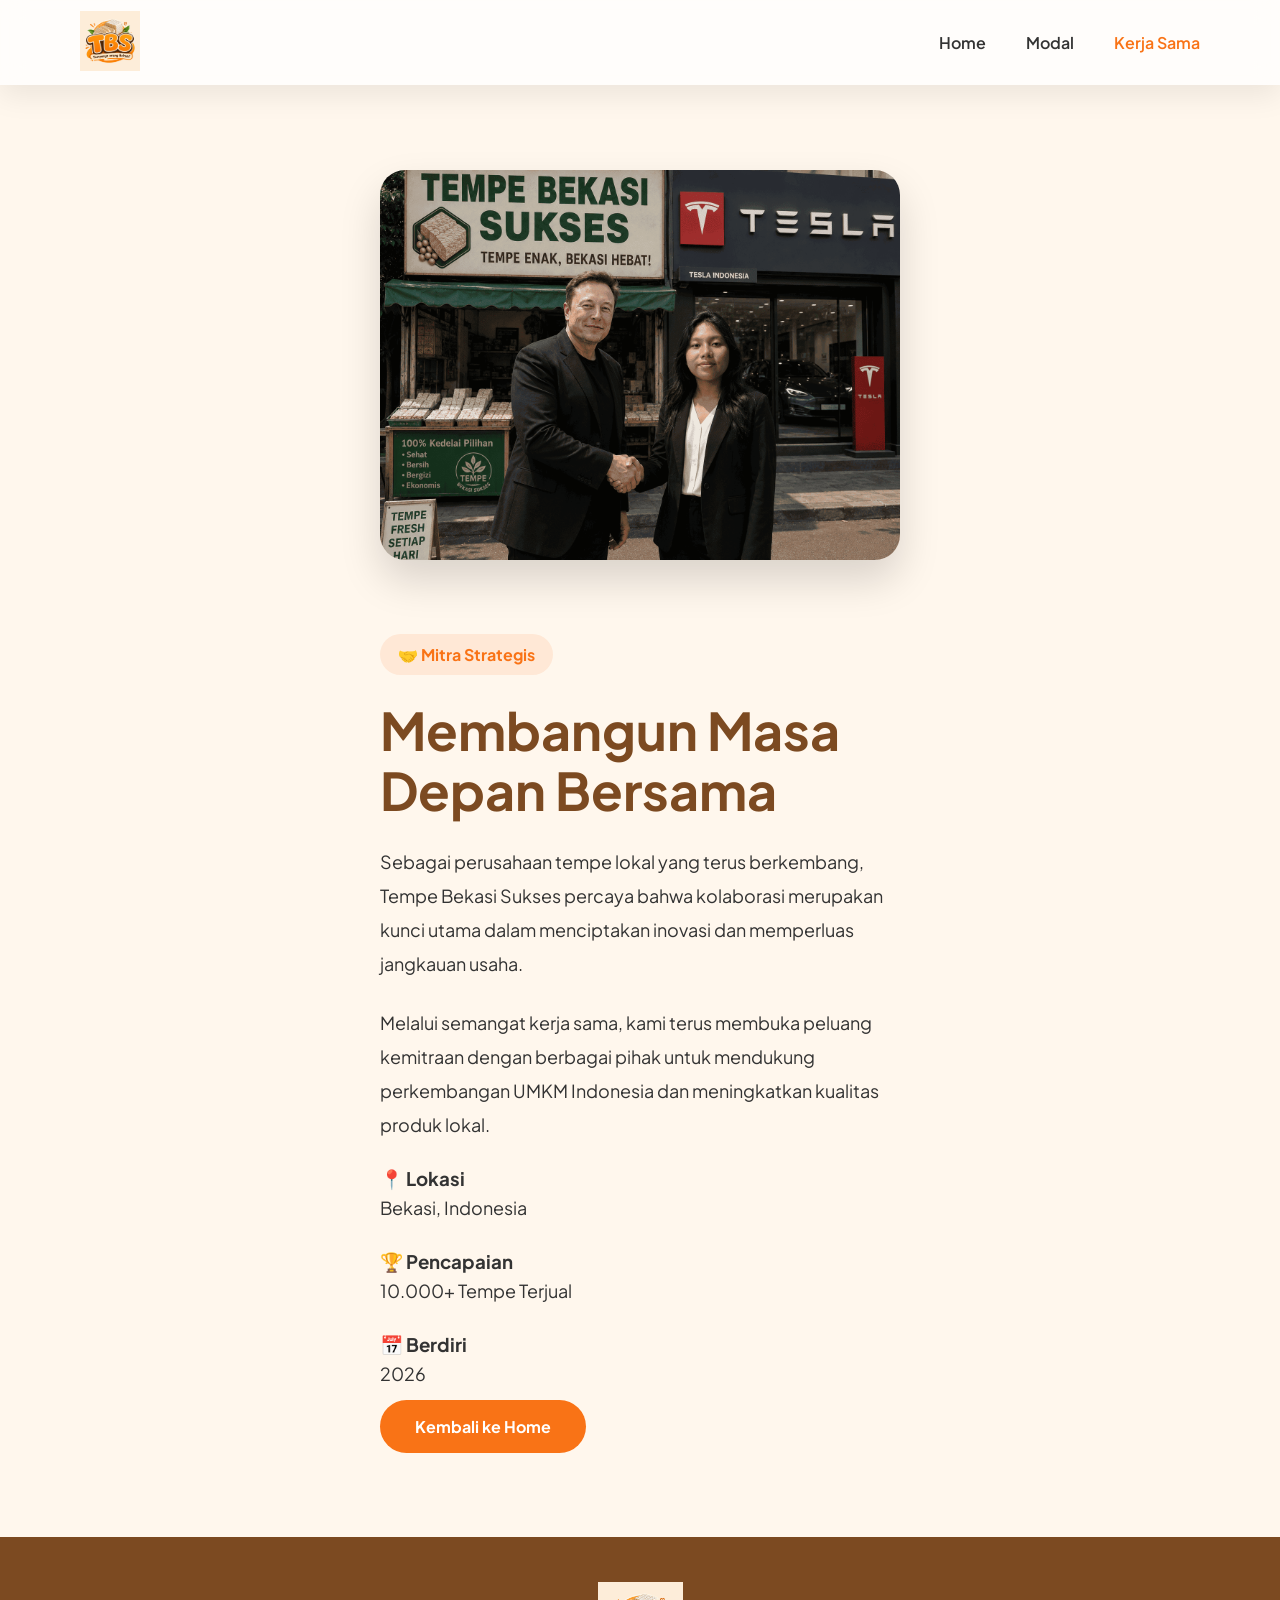
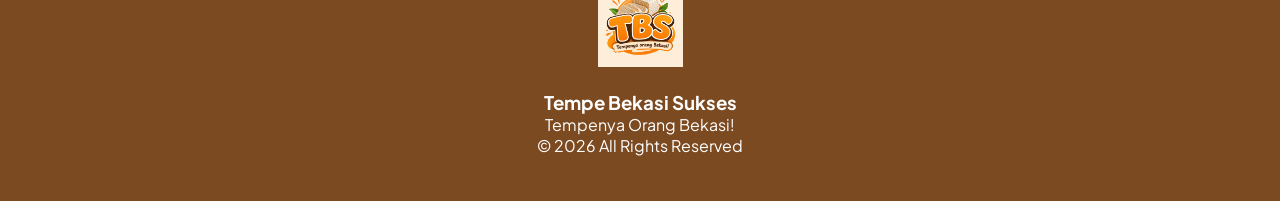
<file: kerjasama.html>
<!DOCTYPE html>
<html lang="id">

<head>

<meta charset="UTF-8">
<meta name="viewport" content="width=device-width, initial-scale=1.0">

<title>TBS | Kerja Sama</title>

<link rel="stylesheet" href="css/style.css">

<link rel="preconnect" href="https://fonts.googleapis.com">
<link rel="preconnect" href="https://fonts.gstatic.com" crossorigin>

<link href="https://fonts.googleapis.com/css2?family=Plus+Jakarta+Sans:wght@200;300;400;500;600;700;800&display=swap" rel="stylesheet">

</head>

<body>

<header>

<div class="logo-area">

<a href="index.html">

<img src="images/logo.png" class="logo">

</a>

</div>

<nav>

<a href="index.html">Home</a>

<a href="modal.html">Modal</a>

<a href="kerjasama.html" class="active">Kerja Sama</a>

</nav>

</header>
<section class="partner">

  <div class="partner-image">
  
  <img src="images/kerjasama.png">
  
  </div>
  
  <div class="partner-text">
  
  <span class="badge">
  🤝 Mitra Strategis
  </span>
  
  <h1>
  
  Membangun Masa Depan Bersama
  
  </h1>
  
  <p>
  
  Sebagai perusahaan tempe lokal yang terus berkembang,
  Tempe Bekasi Sukses percaya bahwa kolaborasi merupakan
  kunci utama dalam menciptakan inovasi dan memperluas
  jangkauan usaha.
  
  </p>
  
  <p>

    Melalui semangat kerja sama, kami terus membuka peluang
    kemitraan dengan berbagai pihak untuk mendukung perkembangan
    UMKM Indonesia dan meningkatkan kualitas produk lokal.
    
    </p>
    
    <!-- TARUH DI SINI -->
    
    <div class="partner-info">
    
    <div>
    <h3>📍 Lokasi</h3>
    <p>Bekasi, Indonesia</p>
    </div>
    
    <div>
    <h3>🏆 Pencapaian</h3>
    <p>10.000+ Tempe Terjual</p>
    </div>
    
    <div>
    <h3>📅 Berdiri</h3>
    <p>2026</p>
    </div>
    
    </div>
    
    <!-- BARU TOMBOL -->
    
    <a href="index.html" class="btn-orange">
    
    Kembali ke Home
    
    </a>
  
  </div>
  
  </section>
  <footer>

    <img src="images/logo.png" class="footer-logo">
    
    <h3>Tempe Bekasi Sukses</h3>
    
    <p>Tempenya Orang Bekasi!</p>
    
    <p>© 2026 All Rights Reserved</p>
    
    </footer>
    
    </body>
    
    </html>
</file>
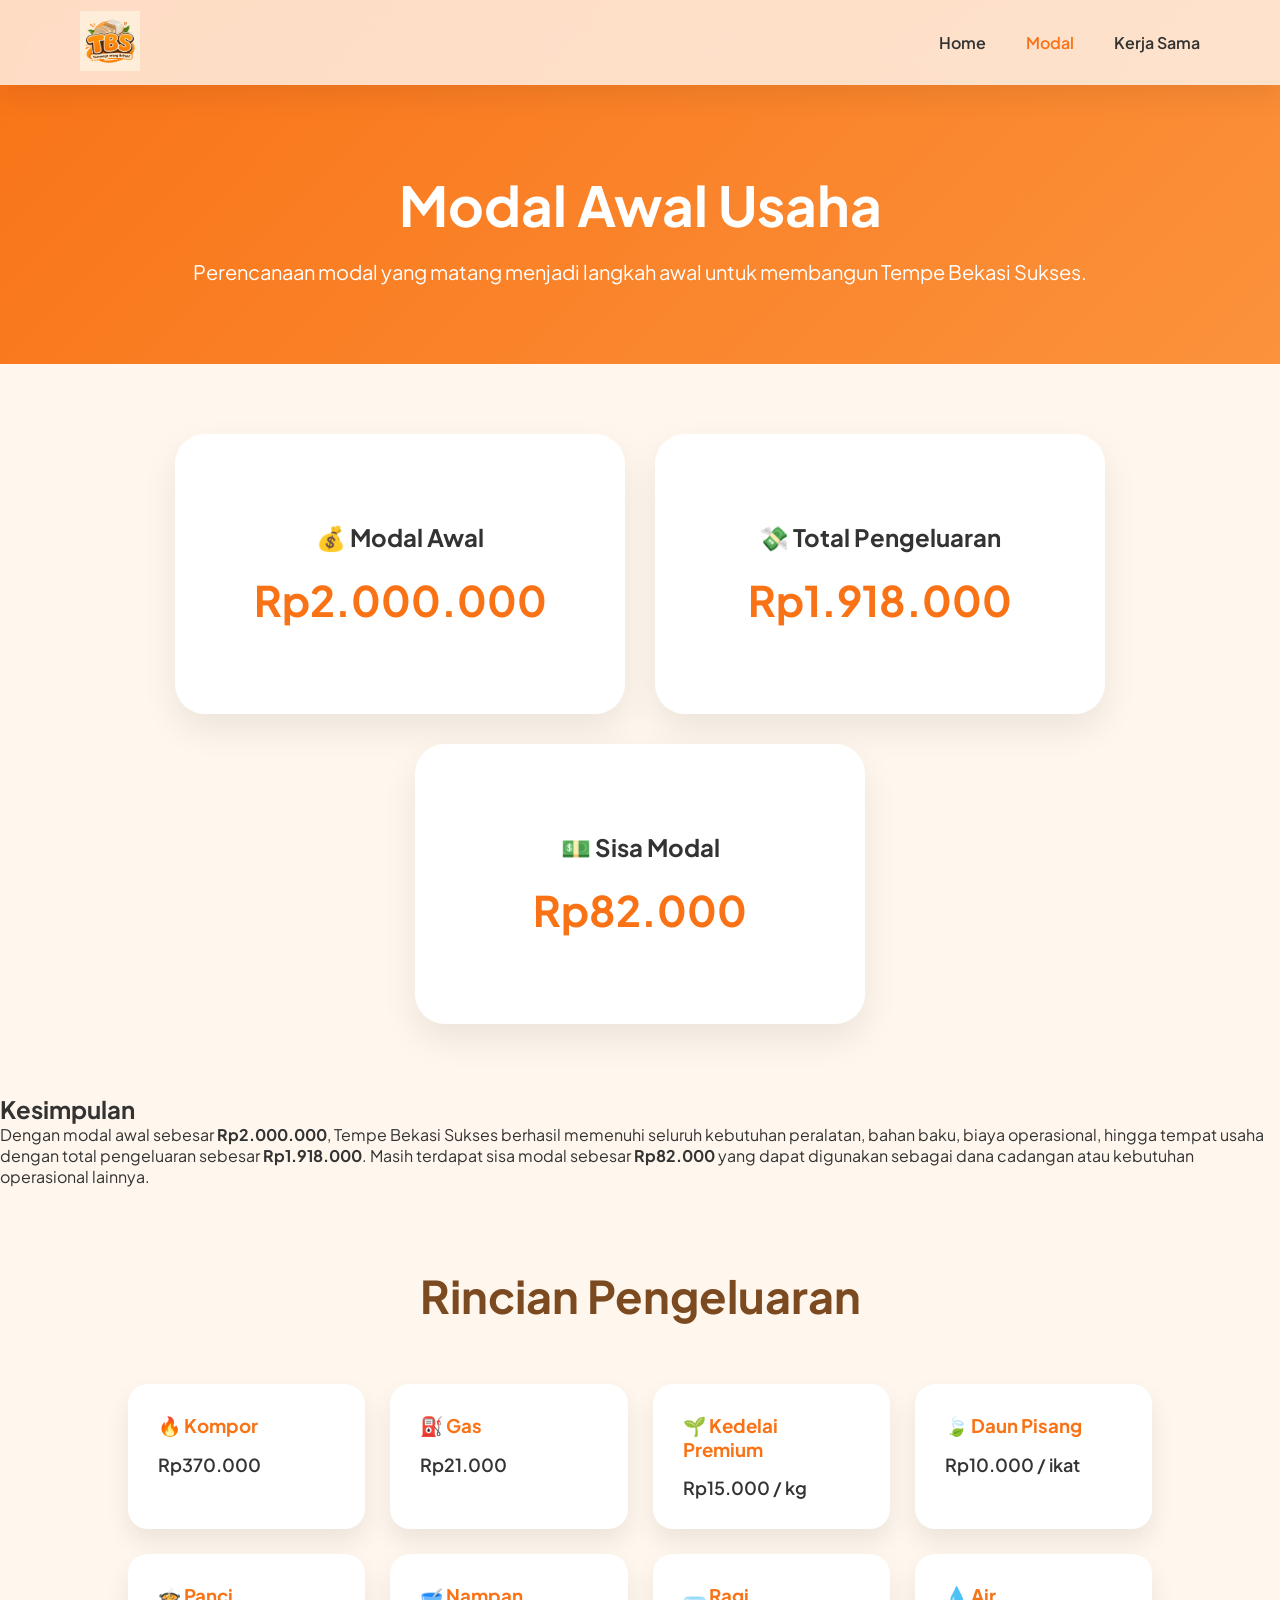
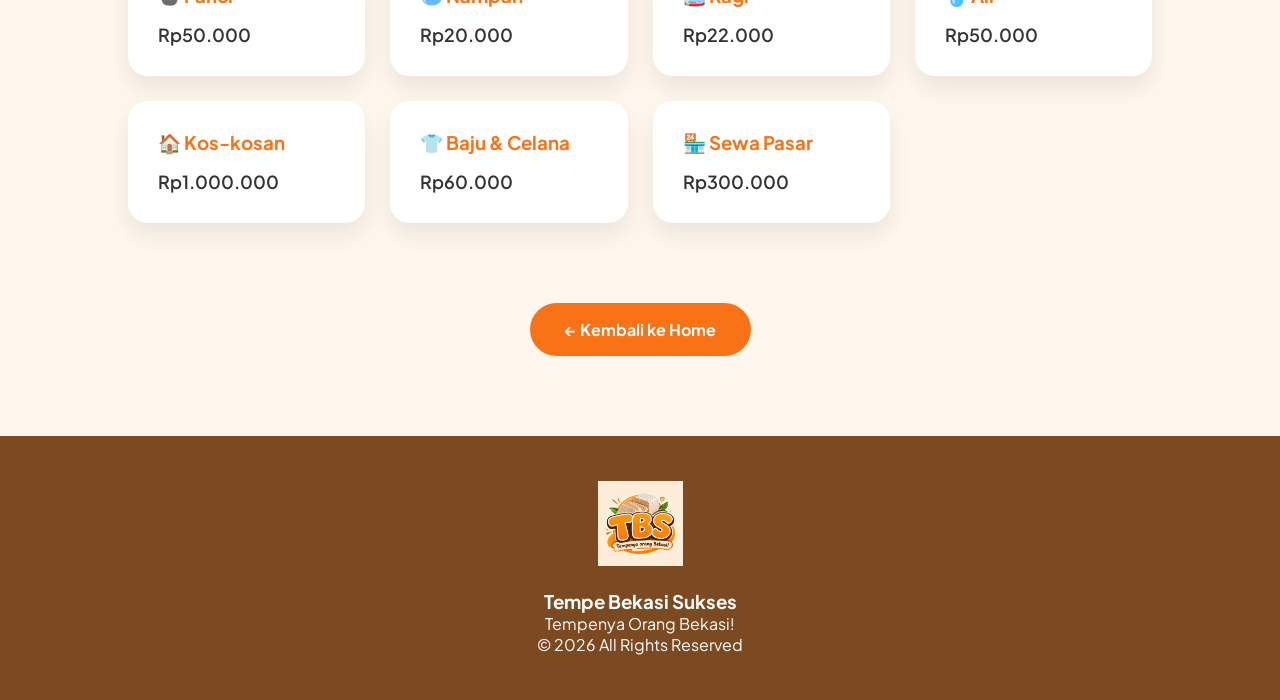
<file: modal.html>
<!DOCTYPE html>
<html lang="id">

<head>

<meta charset="UTF-8">
<meta name="viewport" content="width=device-width, initial-scale=1.0">

<title>TBS | Modal</title>

<link rel="stylesheet" href="css/style.css">

<link rel="preconnect" href="https://fonts.googleapis.com">
<link rel="preconnect" href="https://fonts.gstatic.com" crossorigin>

<link href="https://fonts.googleapis.com/css2?family=Plus+Jakarta+Sans:wght@200;300;400;500;600;700;800&display=swap" rel="stylesheet">

</head>

<body>

<header>

  <div class="logo-area">

    <a href="index.html">
    
    <img src="images/logo.png" class="logo">
    
    </a>
    
    </div>

<nav>

<a href="index.html">Home</a>

<a href="modal.html" class="active">Modal</a>

<a href="kerjasama.html">Kerja Sama</a>

</nav>

</header>

<section class="modal-hero">

<h1>Modal Awal Usaha</h1>

<p>

Perencanaan modal yang matang menjadi langkah awal
untuk membangun Tempe Bekasi Sukses.

</p>

</section>
<section class="uang">

  <div class="uang-card">
  
  <h2>💰 Modal Awal</h2>
  
  <h1>Rp2.000.000</h1>
  
  </div>
  
  <div class="uang-card">

    <h2>💸 Total Pengeluaran</h2>
    
    <h1>Rp1.918.000</h1>
    
    </div>
    
    <div class="uang-card">
    
    <h2>💵 Sisa Modal</h2>
    
    <h1>Rp82.000</h1>
    
    </div>
  
  </section>
<div class="kesimpulan">

    <h2>Kesimpulan</h2>
    
    <p>
    
    Dengan modal awal sebesar <strong>Rp2.000.000</strong>,
    Tempe Bekasi Sukses berhasil memenuhi seluruh kebutuhan
    peralatan, bahan baku, biaya operasional, hingga tempat usaha
    dengan total pengeluaran sebesar
    <strong>Rp1.918.000</strong>.
    
    Masih terdapat sisa modal sebesar
    <strong>Rp82.000</strong>
    yang dapat digunakan sebagai dana cadangan atau kebutuhan operasional lainnya.
    
    </p>
    
    </div>
  <section class="rincian">

    <h2>Rincian Pengeluaran</h2>
    
    <div class="grid">
      <div class="item">
        <h3>🔥 Kompor</h3>
        <p>Rp370.000</p>
        </div>
        
        <div class="item">
        <h3>⛽ Gas</h3>
        <p>Rp21.000</p>
        </div>
        
        <div class="item">
        <h3>🌱 Kedelai Premium</h3>
        <p>Rp15.000 / kg</p>
        </div>
        
        <div class="item">
        <h3>🍃 Daun Pisang</h3>
        <p>Rp10.000 / ikat</p>
        </div>
        
        <div class="item">
        <h3>🍲 Panci</h3>
        <p>Rp50.000</p>
        </div>
        
        <div class="item">
        <h3>🥣 Nampan</h3>
        <p>Rp20.000</p>
        </div>
        
        <div class="item">
        <h3>🧫 Ragi</h3>
        <p>Rp22.000</p>
        </div>
        
        <div class="item">
        <h3>💧 Air</h3>
        <p>Rp50.000</p>
        </div>
        
        <div class="item">
        <h3>🏠 Kos-kosan</h3>
        <p>Rp1.000.000</p>
        </div>
        
        <div class="item">
        <h3>👕 Baju & Celana</h3>
        <p>Rp60.000</p>
        </div>
        
        <div class="item">
        <h3>🏪 Sewa Pasar</h3>
        <p>Rp300.000</p>
        </div>
        
        </div>
        
        </section>
        <section class="back-home">

          <a href="index.html" class="btn-orange">
          
          ← Kembali ke Home
          
          </a>
          
          </section>
          <footer>

            <img src="images/logo.png" class="footer-logo">
            
            <h3>Tempe Bekasi Sukses</h3>
            
            <p>Tempenya Orang Bekasi!</p>
            
            <p>© 2026 All Rights Reserved</p>
            
            </footer>
          
          </body>
          
          </html>
</file>
<file: css/style.css>
/* ===========================
   RESET
=========================== */

*{
  margin:0;
  padding:0;
  box-sizing:border-box;
}

html{
  scroll-behavior:smooth;
}

body{

  font-family:'Plus Jakarta Sans',sans-serif;
  background:#FFF7ED;
  color:#333;
  overflow-x:hidden;

}

/* ===========================
 NAVBAR
=========================== */

header{

  width:100%;
  height:85px;

  display:flex;
  justify-content:space-between;
  align-items:center;

  padding:0 80px;

  position:fixed;

  top:0;

  left:0;

  z-index:999;

  background:rgba(255,255,255,.75);

  backdrop-filter:blur(12px);

  box-shadow:0 10px 30px rgba(0,0,0,.08);

}

.logo{

  width:60px;
  
  transition:.3s;
  
  }
  
  .logo:hover{
  
  transform:rotate(-8deg) scale(1.08);
  
  }

nav{

  display:flex;
  gap:40px;

}

nav a{

  text-decoration:none;

  color:#333;

  font-weight:600;

  transition:.3s;

}

nav a{

  text-decoration:none;
  
  color:#333;
  
  font-weight:600;
  
  transition:.3s;
  
  position:relative;
  
  }
  
  nav a::after{
  
  content:"";
  
  position:absolute;
  
  left:0;
  
  bottom:-8px;
  
  width:0;
  
  height:3px;
  
  background:#F97316;
  
  transition:.3s;
  
  }
  
  nav a:hover::after{
  
  width:100%;
  
  }

.active{

  color:#F97316;

}
/* ===========================
 HERO
=========================== */

.hero{

  width:100%;
  height:100vh;

  background-image:

  linear-gradient(

  rgba(249,115,22,.55),

  rgba(124,74,33,.55)

  ),

  url("../images/hero.jpg");

  background-size:cover;

  background-position:center;

  display:flex;

  align-items:center;

}

.overlay{

  width:100%;

  padding-left:120px;

  padding-top:70px;

}

.hero-text{

  width:650px;

  color:white;

  animation:fadeUp 1.2s ease;

}

.hero-text span{

  color:#FFD166;
  
}

.hero-text h3{

  font-size:22px;

  letter-spacing:4px;

  margin-bottom:20px;

}

.hero-text h1{

  font-size:72px;

  line-height:80px;

  margin-bottom:30px;

}

.hero-text p{

  font-size:19px;

  line-height:34px;

  margin-bottom:40px;

}
.quote{

  margin-top:-10px;

  margin-bottom:35px;

  font-size:24px;

  font-style:italic;

  color:#FFD166;

  font-weight:700;

}
.button-group{

  display:flex;

  gap:20px;

  animation:fadeUp 1.6s ease;

}

.btn-orange{

  background:#F97316;

  color:white;

  text-decoration:none;

  padding:16px 35px;

  border-radius:50px;

  font-weight:700;

  transition:.35s;

}

.btn-orange:hover{

  transform:translateY(-5px);
  
  background:#EA580C;
  
  box-shadow:0 12px 30px rgba(249,115,22,.45);
  
  }

.btn-white{

  background:white;

  color:#F97316;

  text-decoration:none;

  padding:16px 35px;

  border-radius:50px;

  font-weight:700;

  transition:.35s;

}

.btn-white:hover{

  transform:translateY(-5px);

}
/* ===========================
STATISTIK
=========================== */

.stats{

  display:flex;

  justify-content:center;

  gap:35px;

  margin-top:-80px;

  position:relative;

  z-index:10;

}

.card{

  width:240px;

  background:white;

  padding:35px;

  border-radius:25px;

  text-align:center;

  box-shadow:0 15px 35px rgba(0,0,0,.08);

  transition:.35s;

}

.card:hover{

  transform:translateY(-10px);

}

.card h2{

  font-size:42px;

  color:#F97316;

  margin-bottom:15px;

}

.card p{

  font-size:17px;

}
/* ===========================
WHY
=========================== */

.why{

  padding:110px 10%;

}

.why h2{

  text-align:center;

  font-size:45px;

  color:#7C4A21;

  margin-bottom:70px;

}

.why-container{

  display:flex;

  gap:30px;

}

.why-card{

  background:white;

  padding:40px;

  border-radius:25px;

  box-shadow:0 12px 30px rgba(0,0,0,.08);

  transition:.35s;

}

.why-card:hover{

  transform:translateY(-10px);

}

.why-card h3{

  color:#F97316;

  margin-bottom:20px;

}

.why-card p{

  line-height:32px;

}
/* ===========================
CTA
=========================== */

.cta{

  background:linear-gradient(135deg,#F97316,#FB923C);

  color:white;

  text-align:center;

  padding:90px 10%;

}

.cta h2{

  font-size:50px;

  margin-bottom:25px;

}

.cta p{

  width:700px;

  margin:auto;

  line-height:35px;

  margin-bottom:40px;

}

/* ===========================
FOOTER
=========================== */

footer{

  background:#7C4A21;

  color:white;

  text-align:center;

  padding:45px;

}

.footer-logo{

  width:85px;

  margin-bottom:20px;

}
@media(max-width:900px){

  header{
  
  padding:20px;
  
  }
  
  .hero{
  
  text-align:center;
  
  }
  
  .overlay{
  
  padding:20px;
  
  }
  
  .hero-text{
  
  width:100%;
  
  }
  
  .hero-text h1{
  
  font-size:50px;
  
  line-height:60px;
  
  }
  
  .stats{
  
  flex-direction:column;
  
  align-items:center;
  
  margin-top:50px;
  
  }
  
  .why-container{
  
  flex-direction:column;
  
  }
  
  .cta p{
  
  width:100%;
  
  }
  
  nav{
  
  display:none;
  
  }
  
  }
  @keyframes fadeUp{

    from{

        opacity:0;

        transform:translateY(50px);

    }

    to{

        opacity:1;

        transform:translateY(0);

    }

}

/* ================= MODAL ================= */

.modal-hero{

  padding-top:170px;
  
  padding-bottom:80px;
  
  text-align:center;
  
  background:linear-gradient(135deg,#F97316,#FB923C);
  
  color:white;
  
  }
  
  .modal-hero h1{
  
  font-size:55px;
  
  margin-bottom:20px;
  
  }
  
  .modal-hero p{
  
  font-size:20px;
  
  }
  
  .uang{
  
  display:flex;
  
  justify-content:center;
  
  gap:30px;
  
  padding:70px;
  
  flex-wrap:wrap;
  
  }
  
  .uang-card{

    background:white;
    
    padding:50px 35px;
    
    width:450px;
    
    min-height:280px;
    
    border-radius:30px;
    
    text-align:center;
    
    display:flex;
    
    flex-direction:column;
    
    justify-content:center;
    
    align-items:center;
    
    box-shadow:0 15px 35px rgba(0,0,0,.08);
    
    transition:.3s;
    
    }
  
  .uang-card:hover{
  
  transform:translateY(-10px);
  
  }
  
  .uang-card h1{
  
  margin-top:20px;
  
  color:#F97316;
  
  font-size:42px;
  
  }
  
  .rincian{
  
  padding:80px 10%;
  
  }
  
  .rincian h2{
  
  text-align:center;
  
  font-size:45px;
  
  margin-bottom:60px;
  
  color:#7C4A21;
  
  }
  
  .grid{
  
  display:grid;
  
  grid-template-columns:repeat(auto-fit,minmax(230px,1fr));
  
  gap:25px;
  
  }
  
  .item{
  
  background:white;
  
  padding:30px;
  
  border-radius:20px;
  
  box-shadow:0 12px 25px rgba(0,0,0,.08);
  
  transition:.3s;
  
  }
  
  .item:hover{
  
  transform:translateY(-8px);
  
  }
  
  .item h3{
  
  margin-bottom:15px;
  
  color:#F97316;
  
  }
  
  .item p{
  
  font-size:18px;
  
  font-weight:600;
  
  }
/* =====================
KERJA SAMA
===================== */

.partner{

  display:flex;
  
  align-items:center;
  
  justify-content:center;
  
  gap:70px;
  
  padding:170px 10% 100px;
  
  flex-wrap:wrap;
  
  }
  
  .partner-image img{
  
  width:520px;
  
  border-radius:25px;
  
  box-shadow:0 20px 40px rgba(0,0,0,.15);
  
  transition:.4s;
  
  }
  
  .partner-image img:hover{
  
  transform:scale(1.03);
  
  }
  
  .partner-text{
  
  max-width:520px;
  
  }
  
  .badge{
  
  display:inline-block;
  
  background:#FFE8D6;
  
  color:#F97316;
  
  padding:10px 18px;
  
  border-radius:30px;
  
  font-weight:700;
  
  margin-bottom:25px;
  
  }
  
  .partner-text h1{
  
  font-size:52px;
  
  line-height:60px;
  
  margin-bottom:25px;
  
  color:#7C4A21;
  
  }
  
  .partner-text p{
  
  font-size:18px;
  
  line-height:34px;
  
  margin-bottom:25px;
  
  }
  .back-home{

    text-align:center;
    
    padding-bottom:80px;
    
    }
    
    .back-home .btn-orange{
    
    display:inline-block;
    
    }
</file>
